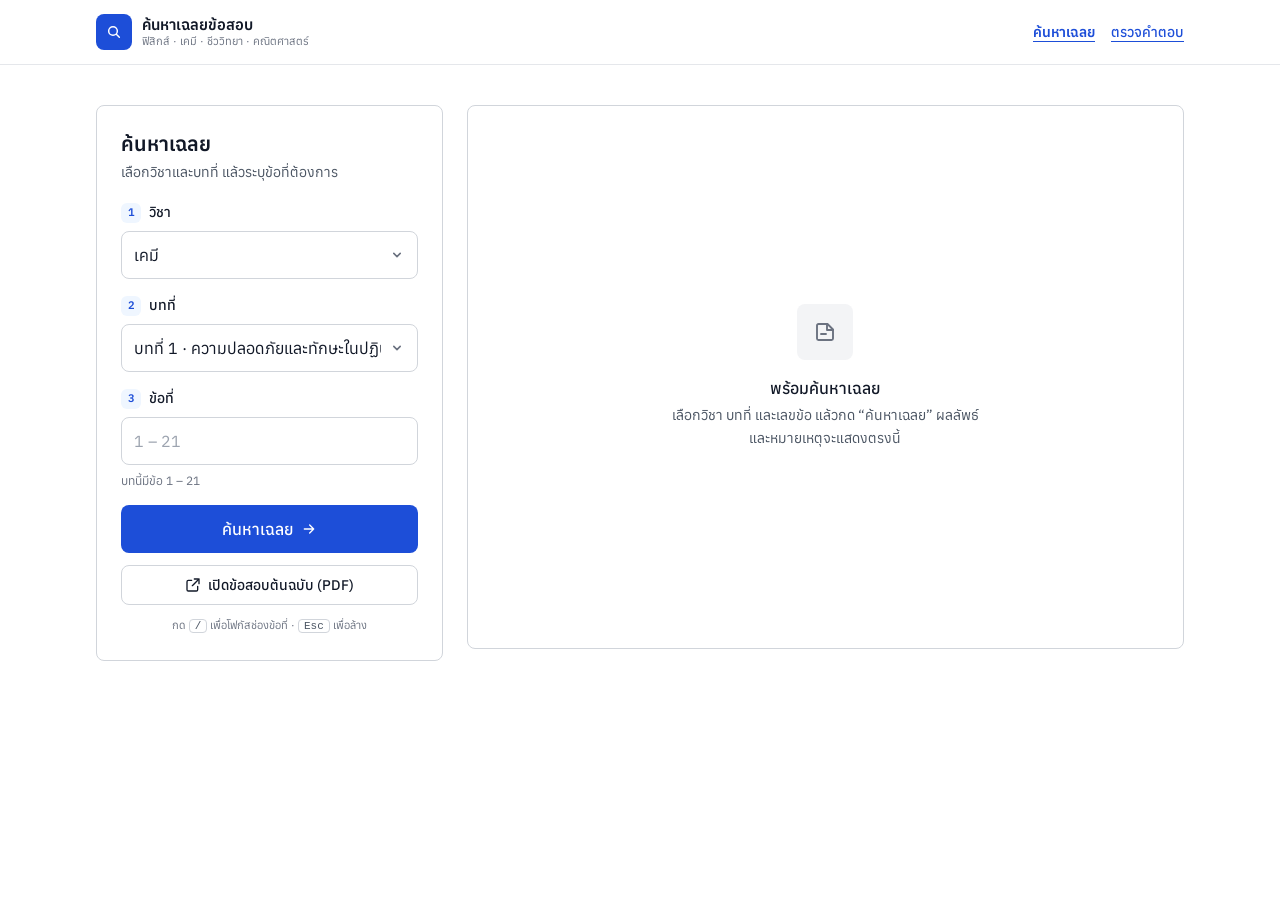
<file: index.html>
<!doctype html>
<html lang="th">
<head>
  <meta charset="utf-8">
  <meta name="viewport" content="width=device-width, initial-scale=1">
  <meta name="theme-color" content="#1d4ed8">
  <meta name="description" content="ค้นหาเฉลยข้อสอบฟิสิกส์ เคมี ชีววิทยา และคณิตศาสตร์ พร้อมหมายเหตุประกอบ">
  <title>ค้นหาเฉลยข้อสอบ</title>
  <link rel="manifest" href="manifest.webmanifest">
  <link rel="icon" href="icons/icon-192.png" sizes="192x192" type="image/png">
  <link rel="apple-touch-icon" href="icons/apple-touch-icon.png">
  <meta name="apple-mobile-web-app-capable" content="yes">
  <meta name="mobile-web-app-capable" content="yes">
  <meta name="apple-mobile-web-app-title" content="ค้นหาเฉลย">
  <meta name="apple-mobile-web-app-status-bar-style" content="default">
  <link rel="stylesheet" href="styles.css">
  <script src="vendor/tailwind.js"></script>
</head>
<body class="min-h-screen bg-white text-gray-900">
  <a href="#main" class="skip-link">ข้ามไปที่เนื้อหา</a>

  <header class="appbar">
    <div class="mx-auto flex h-16 w-full max-w-6xl items-center gap-3 px-4 sm:px-6 lg:px-8">
      <a href="index.html" class="flex min-w-0 items-center gap-2.5" aria-label="ค้นหาเฉลยข้อสอบ หน้าแรก">
        <span class="brand-mark" aria-hidden="true">
          <svg viewBox="0 0 24 24" fill="none" stroke="currentColor" stroke-width="2.2" stroke-linecap="round" class="h-4 w-4">
            <circle cx="10.5" cy="10.5" r="6.5"></circle>
            <path d="m15.5 15.5 4.5 4.5"></path>
          </svg>
        </span>
        <span class="flex min-w-0 flex-col leading-tight">
          <span class="truncate text-[13px] font-semibold sm:text-[15px]"><span class="sm:hidden">ค้นหาเฉลย</span><span class="hidden sm:inline">ค้นหาเฉลยข้อสอบ</span></span>
          <span class="hidden text-[11px] text-gray-500 sm:block">ฟิสิกส์ · เคมี · ชีววิทยา · คณิตศาสตร์</span>
        </span>
      </a>

      <nav class="ml-auto flex flex-none items-center gap-4 text-sm font-medium" aria-label="เมนูหลัก">
        <a href="index.html" class="nav-link" aria-current="page">ค้นหาเฉลย</a>
        <a href="answer-sheet.html" class="nav-link">ตรวจคำตอบ</a>
      </nav>
    </div>
  </header>

  <main id="main" class="mx-auto w-full max-w-6xl px-4 pb-16 pt-6 sm:px-6 lg:px-8 lg:pt-10">
    <div class="grid grid-cols-1 gap-5 lg:grid-cols-3 lg:items-start lg:gap-6">

      <!-- ------------------------------ form ------------------------------ -->
      <section class="card p-5 lg:sticky lg:top-24 lg:p-6" aria-labelledby="form-title">
        <h1 id="form-title" class="text-xl font-semibold">ค้นหาเฉลย</h1>
        <p class="mt-1 text-sm text-gray-600">เลือกวิชาและบทที่ แล้วระบุข้อที่ต้องการ</p>

        <form id="search-form" class="mt-5 space-y-4">
          <label for="subject" class="block">
            <span class="step"><span class="step-num" aria-hidden="true">1</span>วิชา</span>
            <select id="subject" class="field"></select>
          </label>

          <label for="chapter" class="block">
            <span class="step"><span class="step-num" aria-hidden="true">2</span>บทที่</span>
            <select id="chapter" class="field"></select>
          </label>

          <div>
            <label for="question" class="block">
              <span class="step"><span class="step-num" aria-hidden="true">3</span>ข้อที่</span>
              <input id="question" type="number" min="1" step="1" inputmode="numeric"
                     class="field" placeholder="เช่น 1">
            </label>
            <p id="question-hint" class="mt-2 text-xs text-gray-500"></p>
          </div>

          <button type="submit" class="btn btn-primary w-full">
            ค้นหาเฉลย
            <svg viewBox="0 0 24 24" fill="none" stroke="currentColor" stroke-width="2" stroke-linecap="round"
                 stroke-linejoin="round" class="h-4 w-4" aria-hidden="true">
              <path d="M5 12h14M13 6l6 6-6 6"></path>
            </svg>
          </button>
        </form>

        <a id="download" href="#" target="_blank" rel="noopener noreferrer" class="btn btn-ghost btn-sm mt-3 w-full">
          <svg viewBox="0 0 24 24" fill="none" stroke="currentColor" stroke-width="2" stroke-linecap="round"
               stroke-linejoin="round" class="h-4 w-4" aria-hidden="true">
            <path d="M14 3h5a2 2 0 0 1 2 2v5"></path>
            <path d="M21 3 11 13"></path>
            <path d="M19 14v5a2 2 0 0 1-2 2H5a2 2 0 0 1-2-2V7a2 2 0 0 1 2-2h5"></path>
          </svg>
          เปิดข้อสอบต้นฉบับ (PDF)
        </a>

        <p class="mt-3 text-center text-[11px] leading-relaxed text-gray-500">
          กด <kbd>/</kbd> เพื่อโฟกัสช่องข้อที่ · <kbd>Esc</kbd> เพื่อล้าง
        </p>
      </section>

      <!-- ------------------------------ result ------------------------------ -->
      <section class="lg:col-span-2" aria-label="ผลการค้นหา">
        <div class="card flex min-h-[20rem] flex-col p-6 lg:min-h-[34rem] lg:p-8">

          <div id="stage-idle" class="flex flex-1 flex-col items-center justify-center py-6 text-center">
            <span class="grid h-14 w-14 place-items-center rounded-lg bg-gray-100 text-gray-500">
              <svg viewBox="0 0 24 24" fill="none" stroke="currentColor" stroke-width="1.9" stroke-linecap="round"
                   stroke-linejoin="round" class="h-6 w-6" aria-hidden="true">
                <path d="M4 5.5A1.5 1.5 0 0 1 5.5 4h9L20 9.5v9a1.5 1.5 0 0 1-1.5 1.5h-13A1.5 1.5 0 0 1 4 18.5Z"></path>
                <path d="M14 4v6h6"></path>
                <path d="M8 14h5"></path>
              </svg>
            </span>
            <p class="mt-4 text-base font-medium">พร้อมค้นหาเฉลย</p>
            <p class="mt-1 max-w-xs text-sm leading-relaxed text-gray-600">
              เลือกวิชา บทที่ และเลขข้อ แล้วกด “ค้นหาเฉลย” ผลลัพธ์และหมายเหตุจะแสดงตรงนี้
            </p>
          </div>

          <div id="result" class="animate-rise flex flex-1 flex-col" aria-live="polite" hidden>
            <div class="flex flex-wrap items-center gap-x-2.5 gap-y-2">
              <span id="result-qno" class="status" data-tone="neutral"></span>
              <p id="result-context" class="text-sm text-gray-600"></p>
            </div>

            <div class="flex flex-1 flex-col justify-center py-6">
              <p id="result-answer" class="answer-value"></p>
            </div>

            <div id="result-note-wrap" class="mt-4 border-t border-gray-200 pt-4" hidden>
              <p class="text-sm font-medium">หมายเหตุ</p>
              <p id="result-note" class="mt-2 whitespace-pre-wrap text-sm leading-relaxed text-gray-600"></p>
            </div>

            <div class="mt-5 flex flex-wrap items-center justify-between gap-3 border-t border-gray-200 pt-4">
              <p class="text-xs text-gray-500">โปรดตรวจสอบกับข้อสอบต้นฉบับอีกครั้ง</p>
              <button id="copy" type="button" class="btn btn-ghost btn-sm">
                <svg viewBox="0 0 24 24" fill="none" stroke="currentColor" stroke-width="2" stroke-linecap="round"
                     stroke-linejoin="round" class="h-4 w-4" aria-hidden="true">
                  <rect x="9" y="9" width="12" height="12" rx="2"></rect>
                  <path d="M5 15V5a2 2 0 0 1 2-2h10"></path>
                </svg>
                <span id="copy-label">คัดลอกเฉลย</span>
              </button>
            </div>
          </div>

          <div id="empty" class="flex flex-1 flex-col items-center justify-center py-6 text-center" hidden>
            <span class="grid h-12 w-12 place-items-center rounded-lg bg-amber-50 text-xl font-semibold text-amber-600"
                  aria-hidden="true">!</span>
            <p id="empty-text" class="mt-4 max-w-sm text-sm leading-relaxed text-gray-600"></p>
          </div>

        </div>
      </section>

    </div>
  </main>

  <button id="to-top" type="button" aria-label="กลับขึ้นด้านบน" hidden
          class="fixed bottom-5 right-5 z-30 rounded-full border border-blue-800 bg-blue-700 px-4 py-3 text-sm font-medium text-white transition-colors hover:bg-blue-800 focus:outline-none focus:ring-2 focus:ring-blue-300 focus:ring-offset-2">
    ↑ ขึ้นบนสุด
  </button>

  <script src="data.js"></script>
  <script src="app.js"></script>
  <script src="to-top.js"></script>
  <script src="pwa.js"></script>
</body>
</html>
</file>
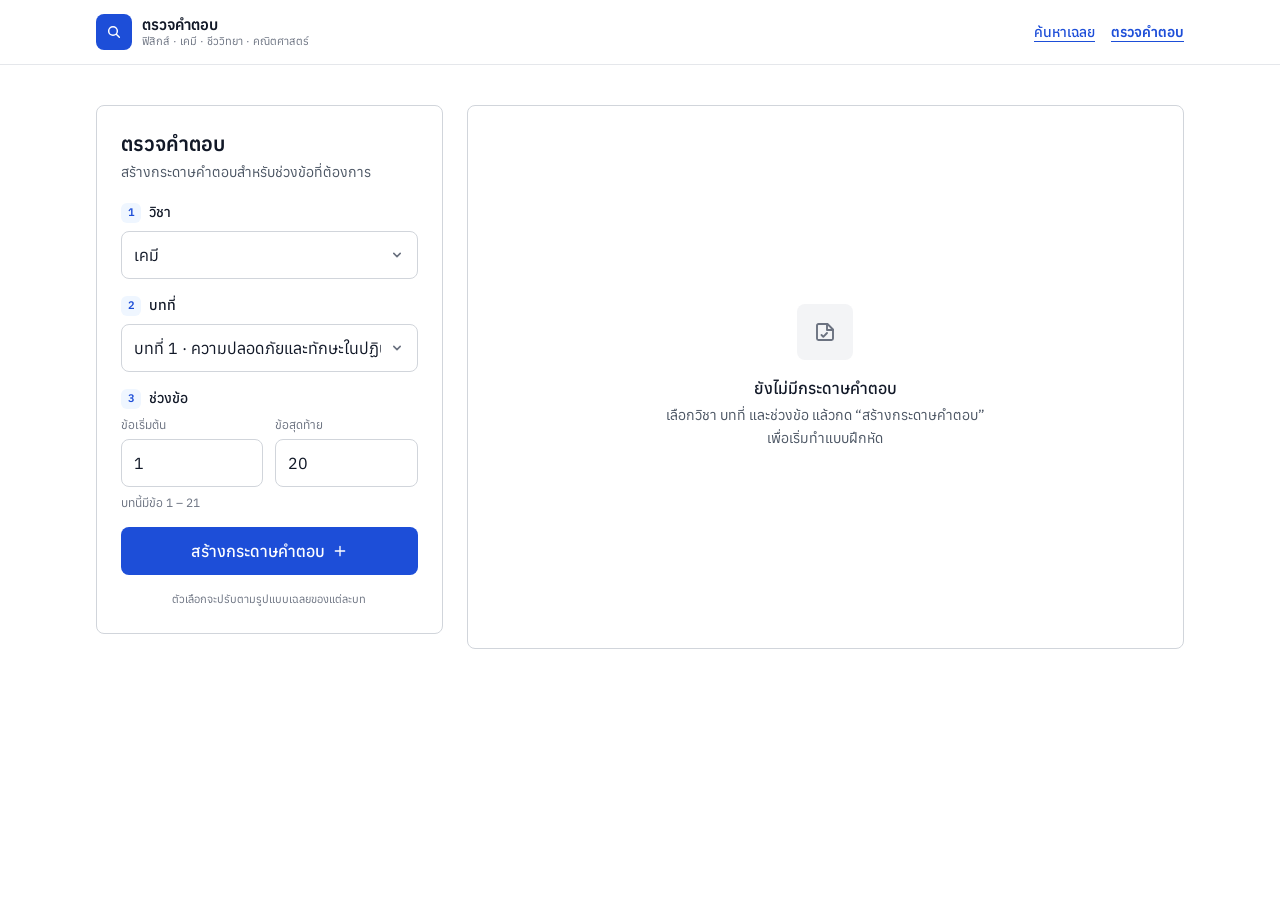
<file: answer-sheet.html>
<!doctype html>
<html lang="th">
<head>
  <meta charset="utf-8">
  <meta name="viewport" content="width=device-width, initial-scale=1">
  <meta name="theme-color" content="#1d4ed8">
  <meta name="description" content="สร้างกระดาษคำตอบและตรวจคำตอบช่วงข้อที่เลือก พร้อมคะแนนและเฉลยรายข้อ">
  <title>ตรวจคำตอบ</title>
  <link rel="manifest" href="manifest.webmanifest">
  <link rel="icon" href="icons/icon-192.png" sizes="192x192" type="image/png">
  <link rel="apple-touch-icon" href="icons/apple-touch-icon.png">
  <meta name="apple-mobile-web-app-capable" content="yes">
  <meta name="mobile-web-app-capable" content="yes">
  <meta name="apple-mobile-web-app-title" content="ตรวจคำตอบ">
  <meta name="apple-mobile-web-app-status-bar-style" content="default">
  <link rel="stylesheet" href="styles.css">
  <script src="vendor/tailwind.js"></script>
</head>
<body class="min-h-screen bg-white text-gray-900">
  <a href="#main" class="skip-link">ข้ามไปที่เนื้อหา</a>

  <header class="appbar">
    <div class="mx-auto flex h-16 w-full max-w-6xl items-center gap-3 px-4 sm:px-6 lg:px-8">
      <a href="index.html" class="flex min-w-0 items-center gap-2.5" aria-label="ค้นหาเฉลยข้อสอบ หน้าแรก">
        <span class="brand-mark" aria-hidden="true">
          <svg viewBox="0 0 24 24" fill="none" stroke="currentColor" stroke-width="2.2" stroke-linecap="round" class="h-4 w-4">
            <circle cx="10.5" cy="10.5" r="6.5"></circle>
            <path d="m15.5 15.5 4.5 4.5"></path>
          </svg>
        </span>
        <span class="flex min-w-0 flex-col leading-tight">
          <span class="truncate text-[13px] font-semibold sm:text-[15px]">ตรวจคำตอบ</span>
          <span class="hidden text-[11px] text-gray-500 sm:block">ฟิสิกส์ · เคมี · ชีววิทยา · คณิตศาสตร์</span>
        </span>
      </a>

      <nav class="ml-auto flex flex-none items-center gap-4 text-sm font-medium" aria-label="เมนูหลัก">
        <a href="index.html" class="nav-link">ค้นหาเฉลย</a>
        <a href="answer-sheet.html" class="nav-link" aria-current="page">ตรวจคำตอบ</a>
      </nav>
    </div>
  </header>

  <main id="main" class="mx-auto w-full max-w-6xl px-4 pb-16 pt-6 sm:px-6 lg:px-8 lg:pt-10">
    <div class="grid grid-cols-1 gap-5 lg:grid-cols-3 lg:items-start lg:gap-6">

      <!-- ------------------------------ setup ------------------------------ -->
      <section class="card p-5 lg:sticky lg:top-24 lg:p-6" aria-labelledby="setup-title">
        <h1 id="setup-title" class="text-xl font-semibold">ตรวจคำตอบ</h1>
        <p class="mt-1 text-sm text-gray-600">สร้างกระดาษคำตอบสำหรับช่วงข้อที่ต้องการ</p>

        <form id="setup-form" class="mt-5 space-y-4">
          <label for="subject" class="block">
            <span class="step"><span class="step-num" aria-hidden="true">1</span>วิชา</span>
            <select id="subject" class="field"></select>
          </label>

          <label for="chapter" class="block">
            <span class="step"><span class="step-num" aria-hidden="true">2</span>บทที่</span>
            <select id="chapter" class="field"></select>
          </label>

          <div>
            <span class="step"><span class="step-num" aria-hidden="true">3</span>ช่วงข้อ</span>
            <div class="grid grid-cols-2 gap-3">
              <label for="start" class="block">
                <span class="mb-1.5 block text-xs text-gray-500">ข้อเริ่มต้น</span>
                <input id="start" type="number" min="1" step="1" inputmode="numeric" class="field">
              </label>
              <label for="end" class="block">
                <span class="mb-1.5 block text-xs text-gray-500">ข้อสุดท้าย</span>
                <input id="end" type="number" min="1" step="1" inputmode="numeric" class="field">
              </label>
            </div>
            <p id="range-hint" class="mt-2 text-xs text-gray-500"></p>
          </div>

          <button type="submit" class="btn btn-primary w-full">
            สร้างกระดาษคำตอบ
            <svg viewBox="0 0 24 24" fill="none" stroke="currentColor" stroke-width="2" stroke-linecap="round"
                 stroke-linejoin="round" class="h-4 w-4" aria-hidden="true">
              <path d="M12 5v14M5 12h14"></path>
            </svg>
          </button>
        </form>

        <p id="error" class="mt-4 rounded-lg border border-red-300 px-3 py-2.5 text-sm text-red-700" hidden></p>

        <p class="mt-4 text-center text-[11px] leading-relaxed text-gray-500">
          ตัวเลือกจะปรับตามรูปแบบเฉลยของแต่ละบท
        </p>
      </section>

      <!-- ------------------------------ sheet ------------------------------ -->
      <section class="lg:col-span-2" aria-label="กระดาษคำตอบ">

        <div id="sheet-idle" class="card flex min-h-[20rem] flex-col items-center justify-center p-8 text-center lg:min-h-[34rem]">
          <span class="grid h-14 w-14 place-items-center rounded-lg bg-gray-100 text-gray-500">
            <svg viewBox="0 0 24 24" fill="none" stroke="currentColor" stroke-width="1.9" stroke-linecap="round"
                 stroke-linejoin="round" class="h-6 w-6" aria-hidden="true">
              <path d="M4 5.5A1.5 1.5 0 0 1 5.5 4h9L20 9.5v9a1.5 1.5 0 0 1-1.5 1.5h-13A1.5 1.5 0 0 1 4 18.5Z"></path>
              <path d="M14 4v6h6"></path>
              <path d="m8.5 15 1.8 1.8L14 13"></path>
            </svg>
          </span>
          <p class="mt-4 text-base font-medium">ยังไม่มีกระดาษคำตอบ</p>
          <p class="mt-1 max-w-xs text-sm leading-relaxed text-gray-600">
            เลือกวิชา บทที่ และช่วงข้อ แล้วกด “สร้างกระดาษคำตอบ” เพื่อเริ่มทำแบบฝึกหัด
          </p>
        </div>

        <div id="sheet" hidden>
          <div class="card z-20 mb-4 flex flex-wrap items-center gap-3 p-4 lg:sticky lg:top-16">
            <div class="min-w-0 flex-1 basis-full sm:basis-0">
              <p id="sheet-info" class="text-sm font-medium sm:truncate"></p>
              <p id="score" class="text-sm text-gray-600" hidden></p>
            </div>
            <div class="flex flex-wrap items-center gap-2">
              <button id="check" type="button" class="btn btn-primary btn-sm">ตรวจคำตอบ</button>
              <button id="reveal" type="button" class="btn btn-ghost btn-sm" hidden>แสดงเฉลย</button>
              <button id="reset" type="button" class="btn btn-ghost btn-sm" title="ล้างคำตอบทั้งหมด">ล้าง</button>
            </div>
          </div>

          <div id="rows" class="grid grid-cols-1 gap-3 sm:grid-cols-2"></div>
        </div>

      </section>

    </div>
  </main>

  <button id="to-top" type="button" aria-label="กลับขึ้นด้านบน" hidden
          class="fixed bottom-5 right-5 z-30 rounded-full border border-blue-800 bg-blue-700 px-4 py-3 text-sm font-medium text-white transition-colors hover:bg-blue-800 focus:outline-none focus:ring-2 focus:ring-blue-300 focus:ring-offset-2">
    ↑ ขึ้นบนสุด
  </button>

  <script src="data.js"></script>
  <script src="answer-sheet.js"></script>
  <script src="to-top.js"></script>
  <script src="pwa.js"></script>
</body>
</html>
</file>
<file: styles.css>
/* ------------------------------------------------------------------
   Answer Finder: shared styles
   Flat, light skin. Layout lives in the markup (Tailwind utilities).
   ------------------------------------------------------------------ */

@font-face {
  font-family: "Anuphan";
  font-style: normal;
  font-weight: 100 900;
  font-display: swap;
  src: url("fonts/anuphan-thai.woff2") format("woff2");
  unicode-range: U+02D7, U+0303, U+0331, U+0E01-0E5B, U+200C-200D, U+25CC;
}
@font-face {
  font-family: "Anuphan";
  font-style: normal;
  font-weight: 100 900;
  font-display: swap;
  src: url("fonts/anuphan-vietnamese.woff2") format("woff2");
  unicode-range: U+0102-0103, U+0110-0111, U+0128-0129, U+0168-0169, U+01A0-01A1, U+01AF-01B0, U+0300-0301, U+0303-0304, U+0308-0309, U+0323, U+0329, U+1EA0-1EF9, U+20AB;
}
@font-face {
  font-family: "Anuphan";
  font-style: normal;
  font-weight: 100 900;
  font-display: swap;
  src: url("fonts/anuphan-latin-ext.woff2") format("woff2");
  unicode-range: U+0100-02BA, U+02BD-02C5, U+02C7-02CC, U+02CE-02D7, U+02DD-02FF, U+0304, U+0308, U+0329, U+1D00-1DBF, U+1E00-1E9F, U+1EF2-1EFF, U+2020, U+20A0-20AB, U+20AD-20C4, U+2113, U+2C60-2C7F, U+A720-A7FF;
}
@font-face {
  font-family: "Anuphan";
  font-style: normal;
  font-weight: 100 900;
  font-display: swap;
  src: url("fonts/anuphan-latin.woff2") format("woff2");
  unicode-range: U+0000-00FF, U+0131, U+0152-0153, U+02BB-02BC, U+02C6, U+02DA, U+02DC, U+0304, U+0308, U+0329, U+2000-206F, U+20AC, U+2122, U+2191, U+2193, U+2212, U+2215, U+FEFF, U+FFFD;
}

:root {
  --ink: #111827;
  --muted: #4b5563;
  --line: #d1d5db;
  --brand: #1d4ed8;
  --brand-strong: #1e40af;
  --brand-active: #1e3a8a;
  color-scheme: light;
}

*,
*::before,
*::after {
  box-sizing: border-box;
}

html {
  -webkit-text-size-adjust: 100%;
  scroll-behavior: smooth;
  scroll-padding-top: 5.5rem;
}

body {
  font-family: "Anuphan", ui-sans-serif, system-ui, -apple-system, "Segoe UI", sans-serif;
  background: #fff;
  color: var(--ink);
  -webkit-font-smoothing: antialiased;
  -moz-osx-font-smoothing: grayscale;
}

[hidden] {
  display: none !important;
}

/* ---------- skip link ---------- */
.skip-link {
  position: fixed;
  left: 1rem;
  top: -4rem;
  z-index: 90;
  padding: 0.5rem 0.9rem;
  border-radius: 0.5rem;
  background: var(--brand);
  color: #fff;
  font-size: 0.875rem;
  font-weight: 500;
}
.skip-link:focus {
  top: 0.75rem;
  outline: none;
  box-shadow: 0 0 0 2px #93c5fd;
}

/* ---------- app bar ---------- */
.appbar {
  position: sticky;
  top: 0;
  z-index: 40;
  background: #fff;
  border-bottom: 1px solid #e5e7eb;
}

.brand-mark {
  display: grid;
  place-items: center;
  flex: none;
  width: 2.25rem;
  height: 2.25rem;
  border-radius: 0.5rem;
  background: var(--brand);
  color: #fff;
}

.nav-link {
  color: var(--brand);
  text-decoration: underline;
  text-underline-offset: 4px;
  text-decoration-thickness: 1px;
}
.nav-link:hover {
  color: var(--brand-strong);
}
.nav-link[aria-current="page"] {
  font-weight: 600;
}
.nav-link:focus-visible {
  outline: 2px solid #93c5fd;
  outline-offset: 2px;
  border-radius: 0.25rem;
}

/* ---------- surfaces ---------- */
.card {
  min-width: 0;
  background: #fff;
  border: 1px solid var(--line);
  border-radius: 0.5rem;
}

.step {
  display: flex;
  align-items: center;
  gap: 0.5rem;
  margin-bottom: 0.5rem;
  font-size: 0.875rem;
  font-weight: 500;
  color: var(--ink);
}
.step-num {
  display: grid;
  place-items: center;
  width: 1.25rem;
  height: 1.25rem;
  border-radius: 0.375rem;
  background: #eff6ff;
  color: var(--brand);
  font-size: 0.6875rem;
  font-weight: 600;
}

/* ---------- controls ---------- */
.field {
  width: 100%;
  min-width: 0;
  height: 3rem;
  padding: 0 0.75rem;
  border: 1px solid var(--line);
  border-radius: 0.5rem;
  background: #fff;
  color: var(--ink);
  font-family: inherit;
  font-size: 1rem;
  transition: border-color 0.15s ease, box-shadow 0.15s ease;
}
.field::placeholder {
  color: #9ca3af;
}
.field:hover {
  border-color: #9ca3af;
}
.field:focus {
  outline: none;
  border-color: var(--brand);
  box-shadow: 0 0 0 2px #bfdbfe;
}
.field-sm {
  height: 2.5rem;
  font-size: 0.9375rem;
}

select.field {
  appearance: none;
  -webkit-appearance: none;
  padding-right: 2.25rem;
  cursor: pointer;
  background-image: url("data:image/svg+xml;charset=utf-8,%3Csvg xmlns='http://www.w3.org/2000/svg' viewBox='0 0 20 20' fill='none' stroke='%236b7280' stroke-width='2' stroke-linecap='round' stroke-linejoin='round'%3E%3Cpath d='M6 8l4 4 4-4'/%3E%3C/svg%3E");
  background-repeat: no-repeat;
  background-position: right 0.75rem center;
  background-size: 1rem;
}

.btn {
  display: inline-flex;
  align-items: center;
  justify-content: center;
  gap: 0.4rem;
  height: 3rem;
  padding: 0 1rem;
  border: 1px solid transparent;
  border-radius: 0.5rem;
  font-family: inherit;
  font-size: 1rem;
  font-weight: 500;
  line-height: 1;
  cursor: pointer;
  text-decoration: none;
  white-space: nowrap;
  transition: background-color 0.15s ease, border-color 0.15s ease, color 0.15s ease;
}
.btn-primary {
  background: var(--brand);
  color: #fff;
}
.btn-primary:hover {
  background: var(--brand-strong);
}
.btn-primary:active {
  background: var(--brand-active);
}
.btn-primary:focus-visible {
  outline: none;
  box-shadow: 0 0 0 2px #fff, 0 0 0 4px #93c5fd;
}
.btn-ghost {
  background: #fff;
  border-color: var(--line);
  color: var(--ink);
}
.btn-ghost:hover {
  background: #f9fafb;
  border-color: #9ca3af;
}
.btn-ghost:focus-visible {
  outline: none;
  box-shadow: 0 0 0 2px #bfdbfe;
}
.btn-sm {
  height: 2.5rem;
  padding: 0 0.75rem;
  border-radius: 0.5rem;
  font-size: 0.875rem;
}

kbd {
  padding: 0 0.3rem;
  border: 1px solid var(--line);
  border-radius: 0.25rem;
  background: #fff;
  color: var(--muted);
  font-family: inherit;
  font-size: 0.75rem;
  font-weight: 500;
}

/* ---------- answer stage ---------- */
.answer-value {
  font-size: 2.25rem;
  font-weight: 700;
  line-height: 1.2;
  overflow-wrap: anywhere;
}
.answer-value[data-size="m"] {
  font-size: 1.875rem;
  line-height: 1.3;
}
.answer-value[data-size="s"] {
  font-size: 1.5rem;
  line-height: 1.5;
}

.animate-rise {
  animation: rise 0.25s ease-out both;
}
@keyframes rise {
  from {
    opacity: 0;
    transform: translateY(6px);
  }
  to {
    opacity: 1;
    transform: none;
  }
}

/* ---------- answer-sheet questions ---------- */
.qcard {
  display: flex;
  flex-direction: column;
  gap: 0.75rem;
  padding: 1rem;
  border: 1px solid var(--line);
  border-radius: 0.5rem;
  background: #fff;
}
.qcard[data-state="correct"] {
  border-color: #22c55e;
}
.qcard[data-state="wrong"] {
  border-color: #ef4444;
}

.qcard-body {
  display: flex;
  flex: 1 1 auto;
  flex-direction: column;
  justify-content: center;
  gap: 0.75rem;
  min-height: 0;
}

.qcard-list {
  display: grid;
  grid-template-columns: repeat(auto-fit, minmax(5rem, 1fr));
  flex: 1 1 auto;
  align-items: start;
  align-content: center;
  justify-items: center;
  gap: 0.5rem 0.375rem;
}

.yn-item {
  display: flex;
  flex-direction: column;
  align-items: flex-start;
  gap: 0.25rem;
  min-width: 0;
}

.yn-label {
  color: #9ca3af;
  font-size: 0.6875rem;
  font-weight: 500;
  line-height: 1.2;
  font-variant-numeric: tabular-nums;
}

.yn-options {
  display: flex;
  align-items: center;
  gap: 0.375rem;
}

.yn-opt {
  display: grid;
  place-items: center;
  width: 2.25rem;
  height: 2.25rem;
  padding: 0;
  border: 1px solid var(--line);
  border-radius: 0.375rem;
  background: #fff;
  color: #6b7280;
  cursor: pointer;
  transition: background-color 0.12s ease, border-color 0.12s ease, color 0.12s ease;
}
.yn-opt[data-value="yes"]:hover {
  border-color: #4ade80;
  color: #16a34a;
}
.yn-opt[data-value="no"]:hover {
  border-color: #f87171;
  color: #dc2626;
}
.yn-opt:focus-visible {
  outline: none;
  box-shadow: 0 0 0 2px #bfdbfe;
}
.yn-opt[data-selected="true"][data-value="yes"] {
  border-color: #16a34a;
  background: #16a34a;
  color: #fff;
}
.yn-opt[data-selected="true"][data-value="no"] {
  border-color: #dc2626;
  background: #dc2626;
  color: #fff;
}

.yn-icon {
  display: grid;
  place-items: center;
}

.chip {
  display: grid;
  place-items: center;
  width: 2.75rem;
  height: 2.75rem;
  border: 1px solid var(--line);
  border-radius: 0.5rem;
  background: #fff;
  color: var(--ink);
  font-family: inherit;
  font-size: 1rem;
  font-weight: 500;
  cursor: pointer;
  transition: background-color 0.12s ease, border-color 0.12s ease, color 0.12s ease;
}
.chip:hover {
  border-color: #60a5fa;
}
.chip:focus-visible {
  outline: none;
  box-shadow: 0 0 0 2px #bfdbfe;
}
.chip[data-selected="true"] {
  background: var(--brand);
  border-color: var(--brand);
  color: #fff;
}

.status {
  flex: none;
  padding: 0.25rem 0.625rem;
  border-radius: 9999px;
  background: #f3f4f6;
  color: var(--muted);
  font-size: 0.75rem;
  font-weight: 500;
  white-space: nowrap;
}
.status[data-tone="correct"] {
  background: #dcfce7;
  color: #15803d;
}
.status[data-tone="wrong"] {
  background: #fee2e2;
  color: #b91c1c;
}
.status[data-tone="neutral"] {
  background: #f3f4f6;
  color: var(--muted);
}

.answer-key {
  padding-top: 0.75rem;
  border-top: 1px solid #e5e7eb;
  color: var(--muted);
  font-size: 0.875rem;
  line-height: 1.6;
  white-space: pre-wrap;
  overflow-wrap: anywhere;
}

/* ---------- motion preference ---------- */
@media (prefers-reduced-motion: reduce) {
  html {
    scroll-behavior: auto;
  }
  *,
  *::before,
  *::after {
    animation-duration: 0.001ms !important;
    animation-iteration-count: 1 !important;
    transition-duration: 0.001ms !important;
  }
  .animate-rise {
    animation: none;
  }
}
</file>
